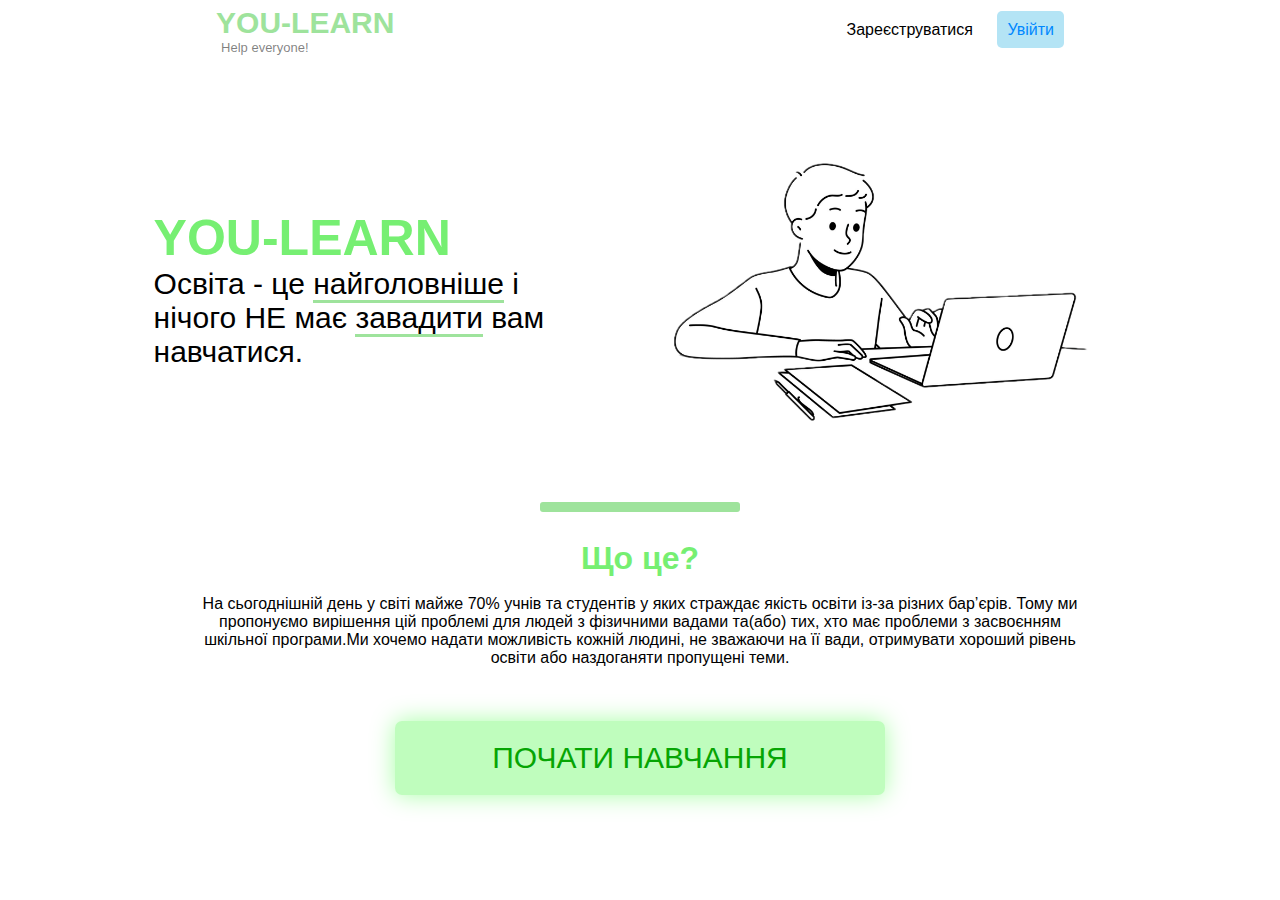
<file: Teens AI/index.html>
<!DOCTYPE html>
<html lang="en">
<head>
    <meta charset="UTF-8">
    <meta name="viewport" content="width=device-width, initial-scale=1.0">
    <title>YOU-LEARN</title>
    <link rel="stylesheet" href="./css/main.css">
    <link rel="stylesheet" href="./css/home.css">
</head>
<body>
    <header>
        <div class="logo">
            <h1>YOU-LEARN</h1>
            <p>Help everyone!</p>
        </div>
        <div class="menu">
            <a href="#">Зареєструватися</a>
            <a href="profile.html" class="login">Увійти</a>
        </div>
    </header>
    <div class="content">
        <br>
        <br>
        <br>
        <center>
            <div class="hello">
                <div class="left">
                    <h1>YOU-LEARN</h1>
                    <p>Освіта - це <span class="underlined">найголовніше</span> і нічого НЕ має <span class="underlined">завадити</span> вам навчатися.</p>
                </div>
                <div class="right">
                    <img src="./assets/Hintergrund von „happy-boy-child-sit-at-desk-studying-online-on-computer-smiling-kid-use-laptop-having-remote-class-at-home-distant-education-illustration-free-vector“ entfernt.png" alt="happy-boy">
                </div>
            </div>
            <br>
            <div class="separator"></div>
            <br>
            <div class="information">
                <h1>Що це?</h1>
                <br>
                <p>
                    На сьогоднішній день у світі майже 70% учнів та студентів у яких страждає якість освіти із-за різних бар’єрів. Тому ми пропонуємо вирішення цій проблемі для людей з фізичними вадами та(або)   тих, хто має проблеми з засвоєнням шкільної програми.Ми хочемо надати можливість кожній людині, не зважаючи на її вади, отримувати хороший рівень освіти або наздоганяти пропущені теми.
                </p>
                <br>
                <br>
                <br>
                <a href="education.html" class="big-button">ПОЧАТИ НАВЧАННЯ</a>
            </div>

        </center>
    </div>
</body>
</html>
</file>
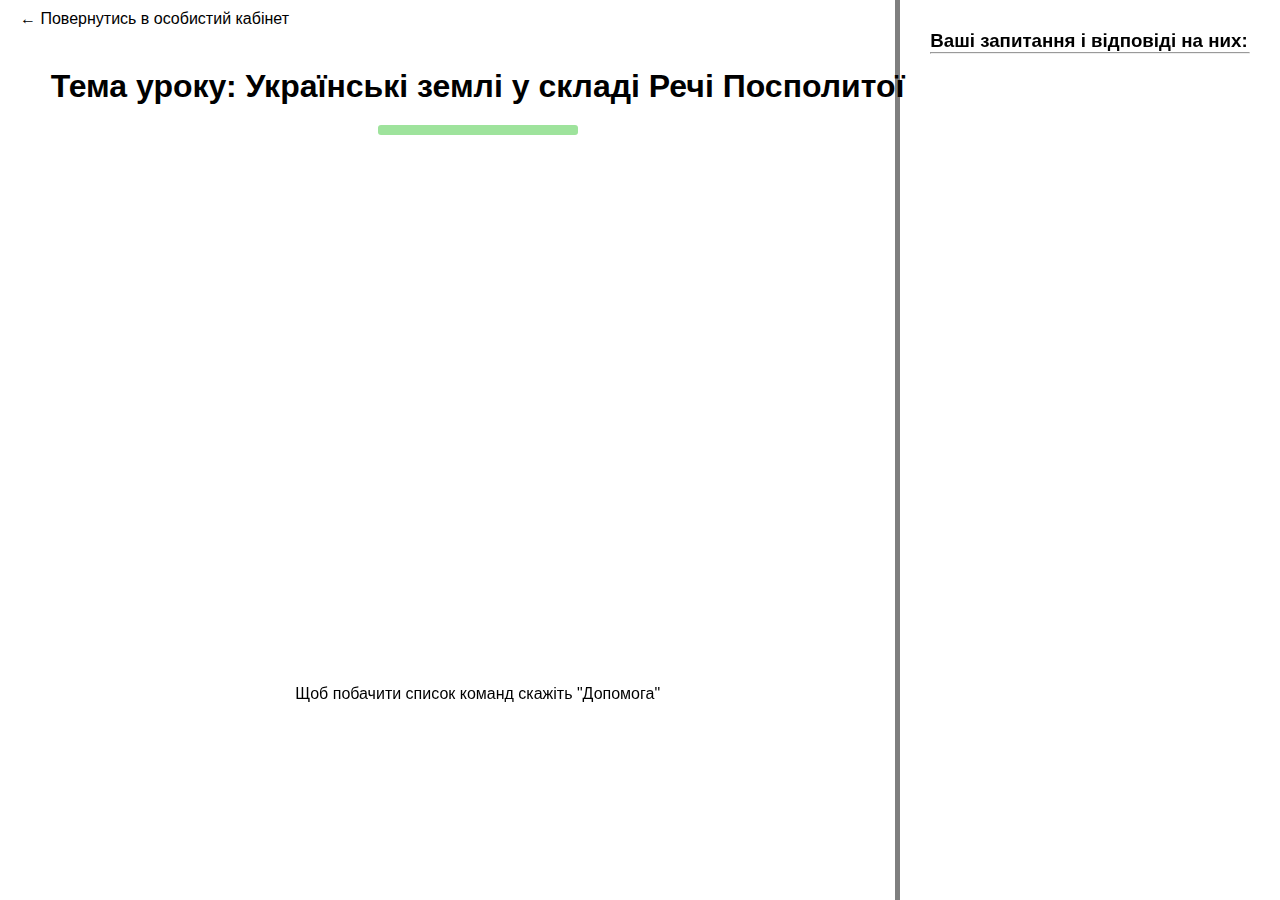
<file: Teens AI/education.html>
<!DOCTYPE html>
<html lang="en">
<head>
    <meta charset="UTF-8">
    <meta name="viewport" content="width=device-width, initial-scale=1.0">
    <title>Урок | YOU-LEARN</title>
    <link rel="stylesheet" href="./css/main.css">
    <link rel="stylesheet" href="./css/education.css">
    <script src="./libs/jQuery.min.js"></script>
</head>
<body>
    <div class="wraper">
        <div class="content">
            <div class="menu">
                <a href="profile.html">← Повернутись в особистий кабінет</a>
            </div>
            <div class="inner-content">
                <center>
                    <h1>Тема уроку: Українські землі у складі Речі Посполитої</h1>
                    <div class="separator"></div>
                    <br>
                    <iframe 
                    id="mainVideo" 
                    width="80%" 
                    height="500px" 
                    src="https://www.youtube.com/embed/DiqPIhC8Jus?si=LLxUdDR7NiYepjVc" 
                    title="YouTube video player" 
                    frameborder="0" 
                    allow="accelerometer; autoplay; clipboard-write; encrypted-media; gyroscope; picture-in-picture; web-share" allowfullscreen></iframe>
                    <br>
                    <br>
                    <div class="thinking">Щоб побачити список команд скажіть "Допомога"</div>
                    <br>
                    <p id="thinking" style="display: none;"></p>
                </center>
            </div>
            
        </div>
        
        <div class="sidebar">
            <h3>Ваші запитання і відповіді на них:</h3>
            <hr>
            <div class="chat">
                <div id="popup-window">
                    <h1 class="help">Можливі команди</h1>
                    <p>Старт-почати відео<br>Стоп-зупинити відео<br>Питання+"ваше питання"-запит до чат бота<br>Закрий-закрити це вікно</p>
            </div>
            
    
      </div>      
        </div>
    </div>
      
      
    <script src="./js/speech.js"></script>
    
</body>
</html>
</file>
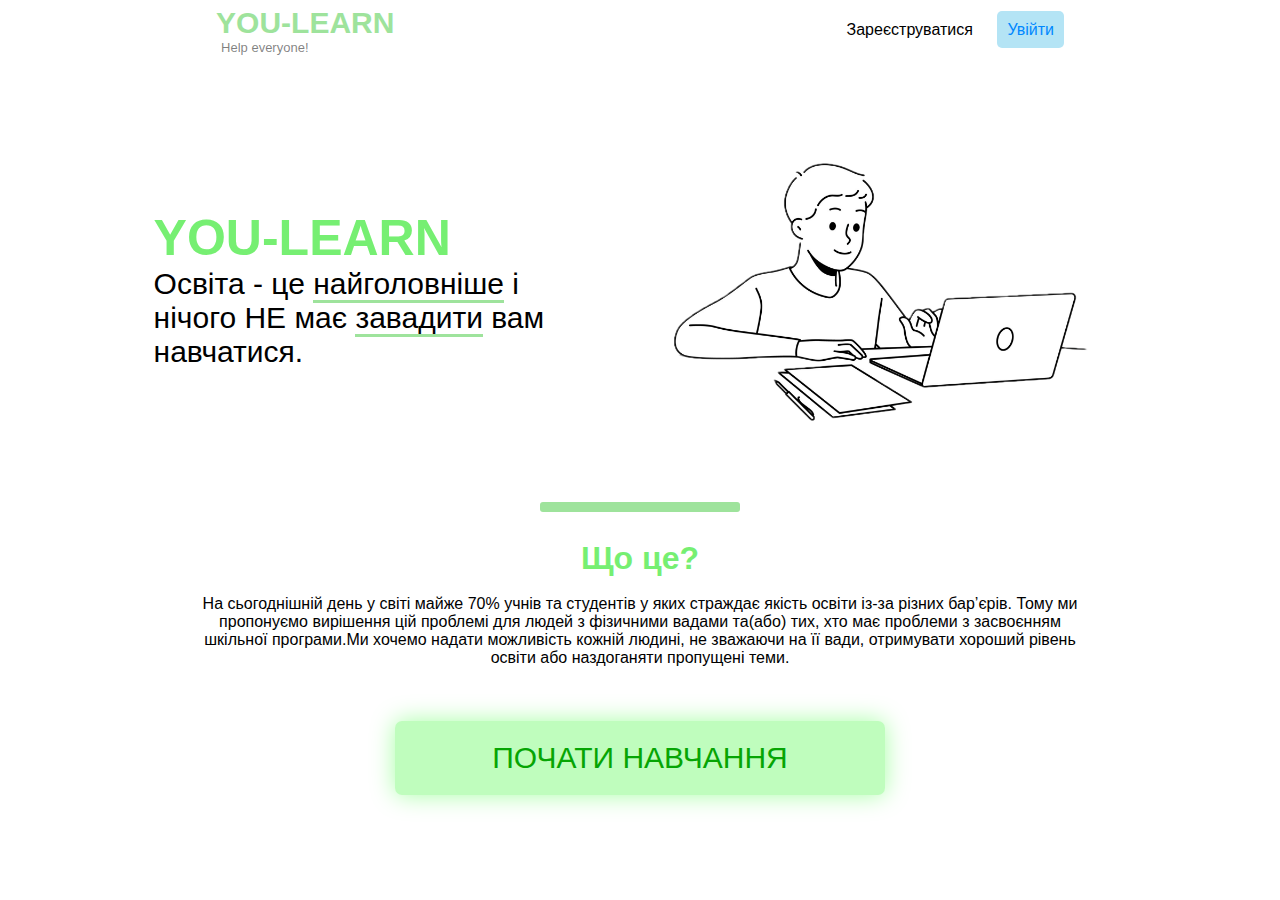
<file: Teens AI/home.html>
<!DOCTYPE html>
<html lang="en">
<head>
    <meta charset="UTF-8">
    <meta name="viewport" content="width=device-width, initial-scale=1.0">
    <title>YOU-LEARN</title>
    <link rel="stylesheet" href="./css/main.css">
    <link rel="stylesheet" href="./css/home.css">
</head>
<body>
    <header>
        <div class="logo">
            <h1>YOU-LEARN</h1>
            <p>Help everyone!</p>
        </div>
        <div class="menu">
            <a href="#">Зареєструватися</a>
            <a href="profile.html" class="login">Увійти</a>
        </div>
    </header>
    <div class="content">
        <br>
        <br>
        <br>
        <center>
            <div class="hello">
                <div class="left">
                    <h1>YOU-LEARN</h1>
                    <p>Освіта - це <span class="underlined">найголовніше</span> і нічого НЕ має <span class="underlined">завадити</span> вам навчатися.</p>
                </div>
                <div class="right">
                    <img src="./assets/Hintergrund von „happy-boy-child-sit-at-desk-studying-online-on-computer-smiling-kid-use-laptop-having-remote-class-at-home-distant-education-illustration-free-vector“ entfernt.png" alt="happy-boy">
                </div>
            </div>
            <br>
            <div class="separator"></div>
            <br>
            <div class="information">
                <h1>Що це?</h1>
                <br>
                <p>
                    На сьогоднішній день у світі майже 70% учнів та студентів у яких страждає якість освіти із-за різних бар’єрів. Тому ми пропонуємо вирішення цій проблемі для людей з фізичними вадами та(або)   тих, хто має проблеми з засвоєнням шкільної програми.Ми хочемо надати можливість кожній людині, не зважаючи на її вади, отримувати хороший рівень освіти або наздоганяти пропущені теми.
                </p>
                <br>
                <br>
                <br>
                <a href="education.html" class="big-button">ПОЧАТИ НАВЧАННЯ</a>
            </div>

        </center>
    </div>
</body>
</html>
</file>
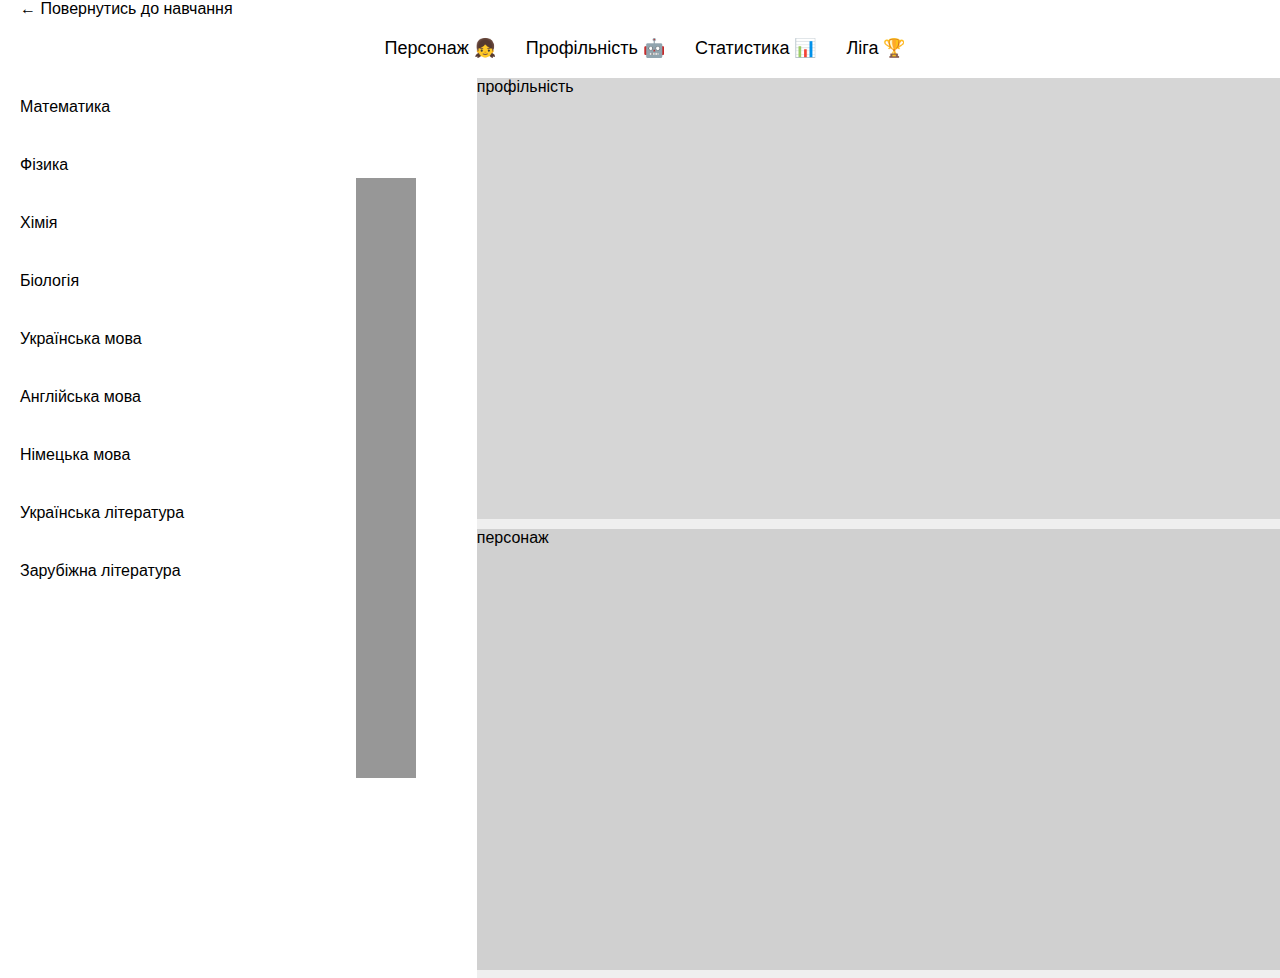
<file: Teens AI/profile.html>
<!DOCTYPE html>
<html lang="en">
<head>
    <meta charset="UTF-8">
    <meta name="viewport" content="width=device-width, initial-scale=1.0">
    <title>Особистий кабінет учня | YOU-LEARN</title>
    <link rel="stylesheet" href="./css/main.css">
    <link rel="stylesheet" href="./css/profile.css">
    <script src="./libs/jQuery.min.js"></script>
</head>
<body>
    <div class="back">
        <a href="education.html">← Повернутись до навчання</a>
    </div>
    <header class="menu">
        <a href="#" class="blue">Персонаж 👧</a>
        <a href="#" class="red">Профільність 🤖</a>
        <a href="#" class="green">Статистика 📊</a>
        <a href="#" class="yellow">Ліга 🏆</a>
    </header>
    <div class="wraper">
        <div class="sidebar">
            <a href="#">Математика</a>
            <a href="#">Фізика</a>
            <a href="#">Хімія</a>
            <a href="#">Біологія</a>
            <a href="#">Українська мова</a>
            <a href="#">Англійська мова</a>
            <a href="#">Німецька мова</a>
            <a href="#">Українська література</a>
            <a href="#">Зарубіжна література</a>
        </div>
        <div class="content">
            <div class="progress">
                <canvas id="progress">

                </canvas>
            </div>
            <div class="inner-content">
                <div class="direction">
                    <p>профільність</p>
                </div>
                <div class="persona">
                    <p>персонаж</p>
                </div>
            </div>
        </div>
    </div>

    <script src="./js/progress.js"></script>
</body>
</html>
</file>
<file: Teens AI/css/main.css>
* {
    margin: 0;
    padding: 0;
    font-family: 'Lucida Sans', 'Lucida Sans Regular', 'Lucida Grande', 'Lucida Sans Unicode', Geneva, Verdana, sans-serif;
}

header {
    width: 100%;
    height: 60px;
    display: flex;
    justify-content: space-around;
    align-items: center;
}

header > .logo > h1 {
    font-size: 30px;
    color: rgba(158, 227, 156);
}

header .logo p {
    font-size: 13px;
    color: rgba(0, 0, 0, 0.5);
    margin-left: 5px;
}

header > .menu > a {
    padding: 10px;
    margin-left: 10px;
    color: black;
    text-decoration: none;
    border-radius: 5px;
    transition: .2s;
}

header > .menu > a:hover {
    background-color: rgba(94, 249, 91, 0.1);
    color: #06a504;
    transition: .2s;
}

header > .menu > .login {
    background-color: rgba(5, 166, 222, 0.3);
    color: rgb(0, 136, 255);
    transition: .2s;
}

header > .menu > .login:hover {
    background-color: rgba(5, 166, 222, 0.7);
    color: rgb(32, 114, 185);
    transition: .2s;
}

.underlined {
    border-bottom: 3px solid rgba(158, 227, 156);
}
.separator {
    width: 200px;
    height: 10px;
    border-radius: 3px;
    margin-top: 20px;
    margin-bottom: 10px;
    background-color: rgba(158, 227, 156);
}

.big-button {
    background-color: rgba(94, 249, 91, 0.4);
    color: #06a504;
    font-size: 30px;
    padding: 20px;
    display: block;
    width: 450px;
    border-radius: 7px;
    text-decoration: none;
    box-shadow: 0 0 24px #a7ffa5;
    transition: text-shadow 200ms ease-out;
    transition: .4s;
}

.big-button:hover {
    background-color: rgba(4, 228, 0, 0.4);
    color: #06a504;    
    box-shadow: 0 0 40px rgb(88, 248, 85);
    transition: text-shadow 200ms ease-out;
    transition: .4s;
}
</file>
<file: Teens AI/css/home.css>
.hello {
    width: 80%;
    height: 350px;
    display: flex;
    justify-content: space-around;
    align-items: center;
}

.hello > .left {
    width: 40%;
    text-align:left;
}

.hello > .left > h1 {
    font-size: 50px;
    color: rgb(118, 239, 114);
}

.hello > .left > p {
    font-size: 30px;
}

.hello > .right {
    width: 50%;
}

.hello > .right > img {
    width:100%;
    height:100%;
    /* border: 1px solid black; */
}

.information {
    width: 70%;
}

.information > h1 {
    color:rgb(118, 239, 114);
}
</file>
<file: Teens AI/css/education.css>
.wraper {
    display: flex;
}

.content {
    width: 70%;
    height: 100vh;
    border-right: 5px solid rgba(0, 0, 0, 0.5);
}

.menu {
    width: 100%;
    display: flex;
    align-items: center;
}

.menu > a {
    padding: 10px;
    margin-left: 10px;
    color: black;
    text-decoration: none;
    border-radius: 5px;
    transition: .2s;
}

.menu > a:hover {
    background-color: rgba(94, 249, 91, 0.1);
    color: #06a504;
    transition: .2s;
}
#popup-window {
  position: fixed;
  width: 300px;
  height: 200px;
  background: white;
  border: 1px solid black;
  padding: 10px;
  margin: auto;
  top: 0;
  right: 0;
  bottom: 0;
  left: 0;
  z-index: 10;
  display: none;
}        
.sidebar {
    width: 25%;
    padding: 30px;
    max-height: 100vh;
    overflow: auto;
}

.inner-content {
    width: 100%;
    padding: 30px;
}

.inner-content > center > iframe {
    border-radius: 10px;
}

#question {
    background-color: rgba(249, 91, 96, 0.1);
    color: #a50404;
    text-align:right;
    border-radius: 5px;
    padding: 10px;
    margin-bottom: 10px;
}

#answer {
    background-color: rgba(5, 166, 222, 0.3);
    border-radius: 5px;
    padding: 10px;
    margin-bottom: 10px;
}
.help {
    background-color: rgba(5, 166, 222, 0.3);
    border-radius: 5px;
    padding: 10px;
    margin-bottom: 10px;
    

}

#thinking {
    background-color: rgba(249, 232, 50, 0.1);
    color: rgb(66, 232, 75);
    border-radius: 5px;
    width: 300px;
    padding: 10px;
    margin-bottom: 10px;
}
#popup-window {
    position: fixed;
    width: 300px;
    height: 200px;
    background: rgb(255, 255, 255);
    border: 1px solid rgb(135, 135, 135);
    padding: 10px;
    margin: auto;
    top: 0;
    right: 0;
    bottom: 350px;
    left: 1000px;
    z-index: 10;
    display: none;
  }
</file>
<file: Teens AI/css/profile.css>
.menu {
    width: 100%;
    height: 60px;
    display: flex;
    justify-content: center;
    align-items: center;
}

.menu > a {
    padding: 10px;
    margin-left: 10px;
    color: black;
    text-decoration: none;
    border-radius: 5px;
    transition: .2s;
    font-size: 18px;
}
.back > a {
    padding: 10px;
    margin-left: 10px;
    color: black;
    text-decoration: none;
    border-radius: 5px;
    transition: .2s;
}

.back > a:hover {
    background-color: rgba(94, 249, 91, 0.1);
    color: #06a504;
    transition: .2s;
}
.blue:hover {
    background-color: rgba(91, 157, 249, 0.1);
    color: #044fa5;
    transition: .2s;
}

.green:hover {
    background-color: rgba(94, 249, 91, 0.1);
    color: #06a504;
    transition: .2s;
}

.red:hover {
    background-color: rgba(249, 91, 96, 0.1);
    color: #a50404;
    transition: .2s;
}

.yellow:hover {
    background-color: rgba(249, 232, 50, 0.1);
    color: rgb(252, 167, 29);
    transition: .2s;
}

.wraper {
    width: 100%;
    display: flex;
}

.sidebar {
    width: 20%;
}

.sidebar > a {
    display: block;
    width: 70%;
    padding: 20px;
    text-decoration: none;
    color: black;
    border-radius: 5px;
    transition: .2s;  
}

.sidebar > a:hover {
    background-color: rgba(91, 157, 249, 0.1);
    color: #044fa5;
    transition: .2s;   
}

.content {
    width: 80%;
    display: flex;
    gap: 20px;
}

.progress {
    width: 20%;
    height: 100vh;
    /* background-color: rgba(101, 101, 101, 0.347); */
}

.inner-content {
    width: 80%;
    background-color: rgba(101, 101, 101, 0.103);
}

.direction {
    width: 100%;
    height: 49%;
    margin-bottom: 10px;
    background-color: rgba(101, 101, 101, 0.186);
}

.persona {
    width: 100%;
    height: 49%;
    background-color: rgba(101, 101, 101, 0.218);
}
</file>
